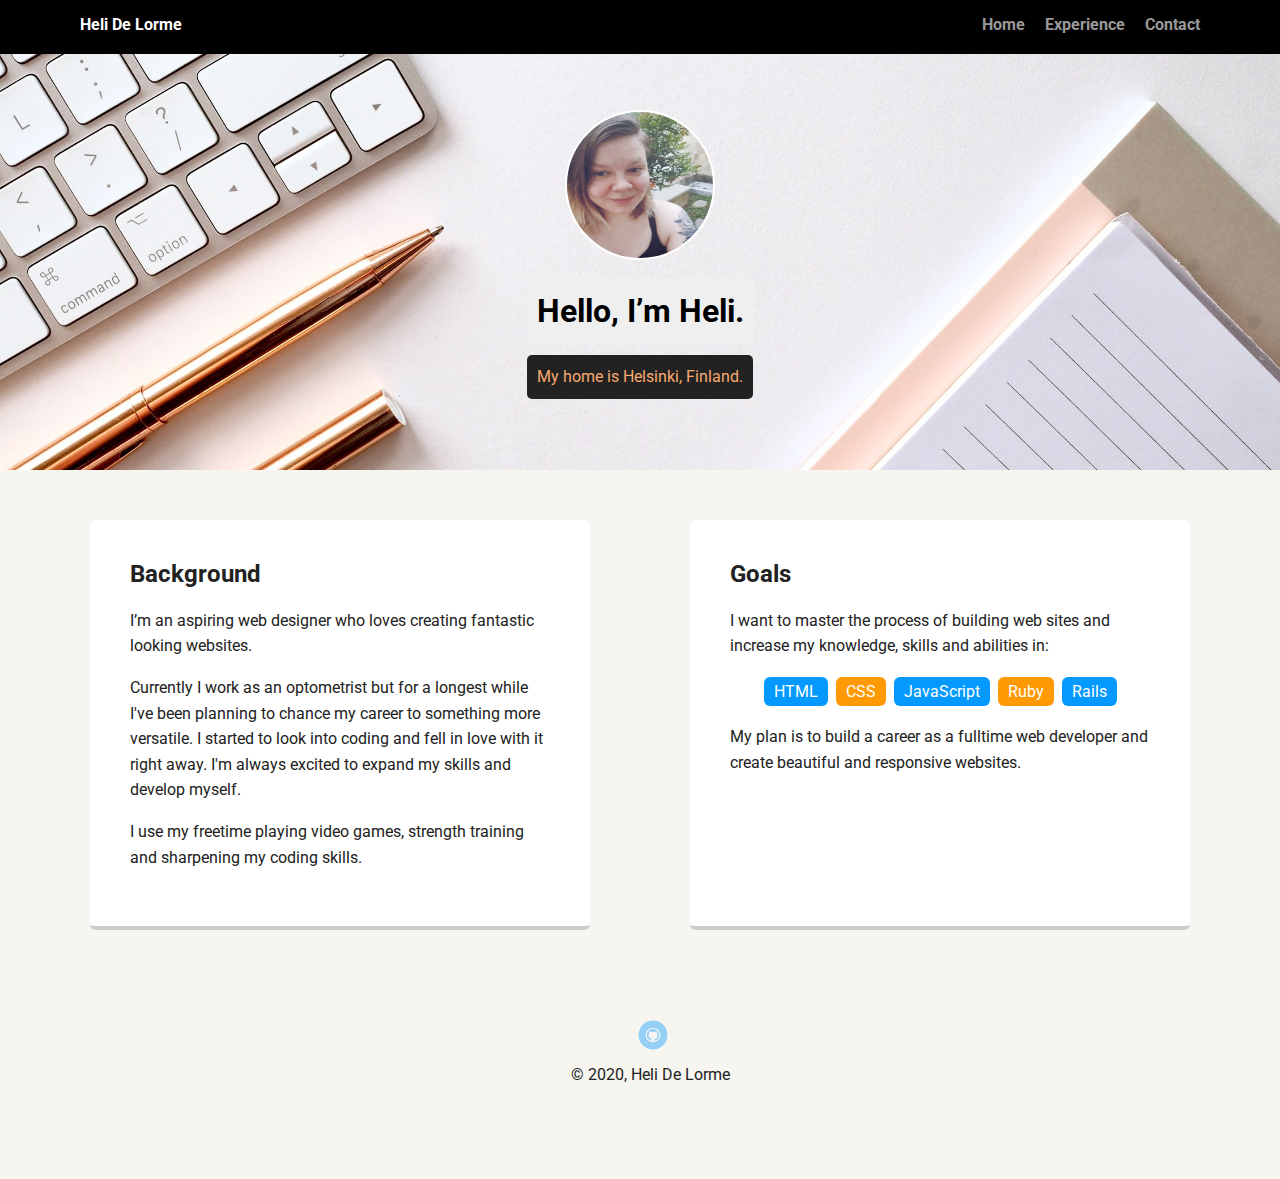
<file: index.html>
<!doctype html>
<html lang="en">
<head>
  <meta charset="utf-8">
  <title>Heli De Lorme's Profile</title>
  <meta name="viewport" content="width=device-width, initial-scale=1.0">
  <link rel="stylesheet" href="styles.css">
  <link href="https://fonts.googleapis.com/css?family=Muli%7CRoboto:400,300,500,700,900" rel="stylesheet"></head>
  <body>

    <nav>
        <ul class="nav">
          <li class="name">Heli De Lorme</li>
          <li><a href="index.html">Home</a></li>
          <li><a href="experience.html">Experience</a></li>
          <li><a href="contact.html">Contact</a></li>
        </ul>
    </nav>

    <header>
      <img src="images/heli.jpg" alt="Heli De Lorme, Web Developer" class="profile-image">
      <h1 class="tag name">Hello, I’m Heli.</h1>
      <p class="tag location">My home is Helsinki, Finland.</p>
    </header>

    <main class="flex">
      <section>
        <h2>Background</h2>
        <p>I’m an aspiring web designer who loves creating fantastic looking websites.</p>
        <p>Currently I work as an optometrist but for a longest while I've been planning to chance my career to something more versatile. I started to look into coding and fell in love with it right away. I'm always excited to expand my skills and develop myself.</p>
        <p>I use my freetime playing video games, strength training and sharpening my coding skills.</p>
      </section>

      <section>
        <h2>Goals</h2>
        <p>I want to master the process of building web sites and increase my knowledge, skills and abilities in:</p>
        <ul class="skills">
          <li>HTML</li>
          <li>CSS</li>
          <li>JavaScript</li>
          <li>Ruby</li>
          <li>Rails</li>
        </ul>
        <p>My plan is to build a career as a fulltime web developer and create beautiful and responsive websites.</p>
      </section>

    </main>
    <footer>
      <ul>
        <li><a href="https://github.com/helidl" class="social github">Github</a></li>
      </ul>
      <p class="copyright">&copy; 2020, Heli De Lorme</p>
    </footer>
  </body>
  </html>
</file>
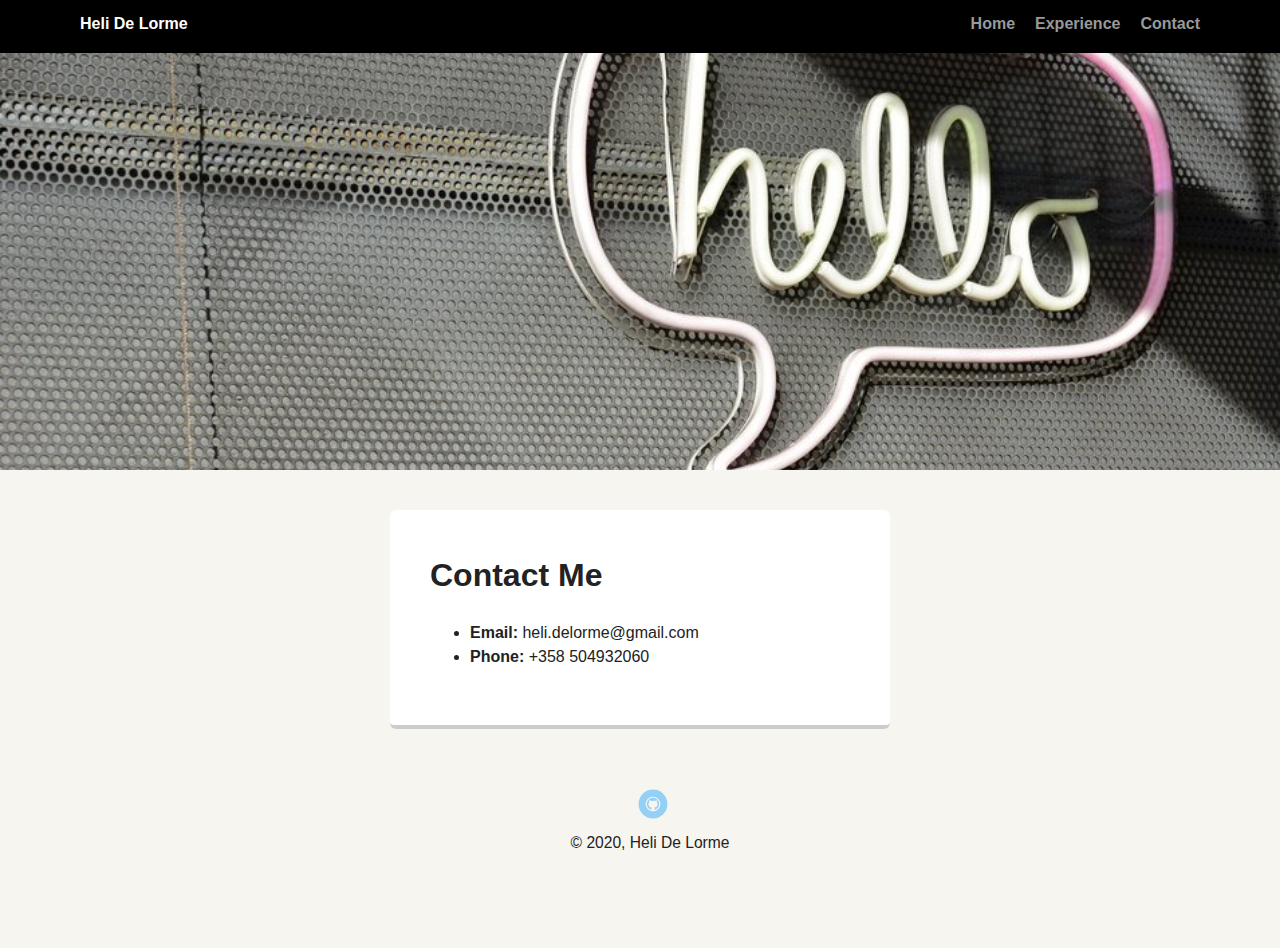
<file: contact.html>
<!DOCTYPE html>
<html lang="en" dir="ltr">
  <head>
    <meta charset="utf-8">
    <link rel="stylesheet" href="styles.css">
    <title>Contact Me</title>
  </head>
  <body>
    <nav>
        <ul class="nav">
          <li class="name">Heli De Lorme</li>
          <li><a href="index.html">Home</a></li>
          <li><a href="experience.html">Experience</a></li>
          <li><a href="contact.html">Contact</a></li>
        </ul>
    </nav>

    <header class="contact-header">

    </header>

    <main>
      <section class="contact">
        <h1>Contact Me</h1>
        <ul>
          <li><strong>Email:</strong> heli.delorme@gmail.com</li>
          <li><strong>Phone:</strong> +358 504932060</li>
        </ul>
      </section>

    </main>

    <footer>
      <ul>
        <li><a href="https://github.com/helidl" class="social github">Github</a></li>
      </ul>
      <p class="copyright">&copy; 2020, Heli De Lorme</p>
    </footer>
  </body>
</html>
</file>
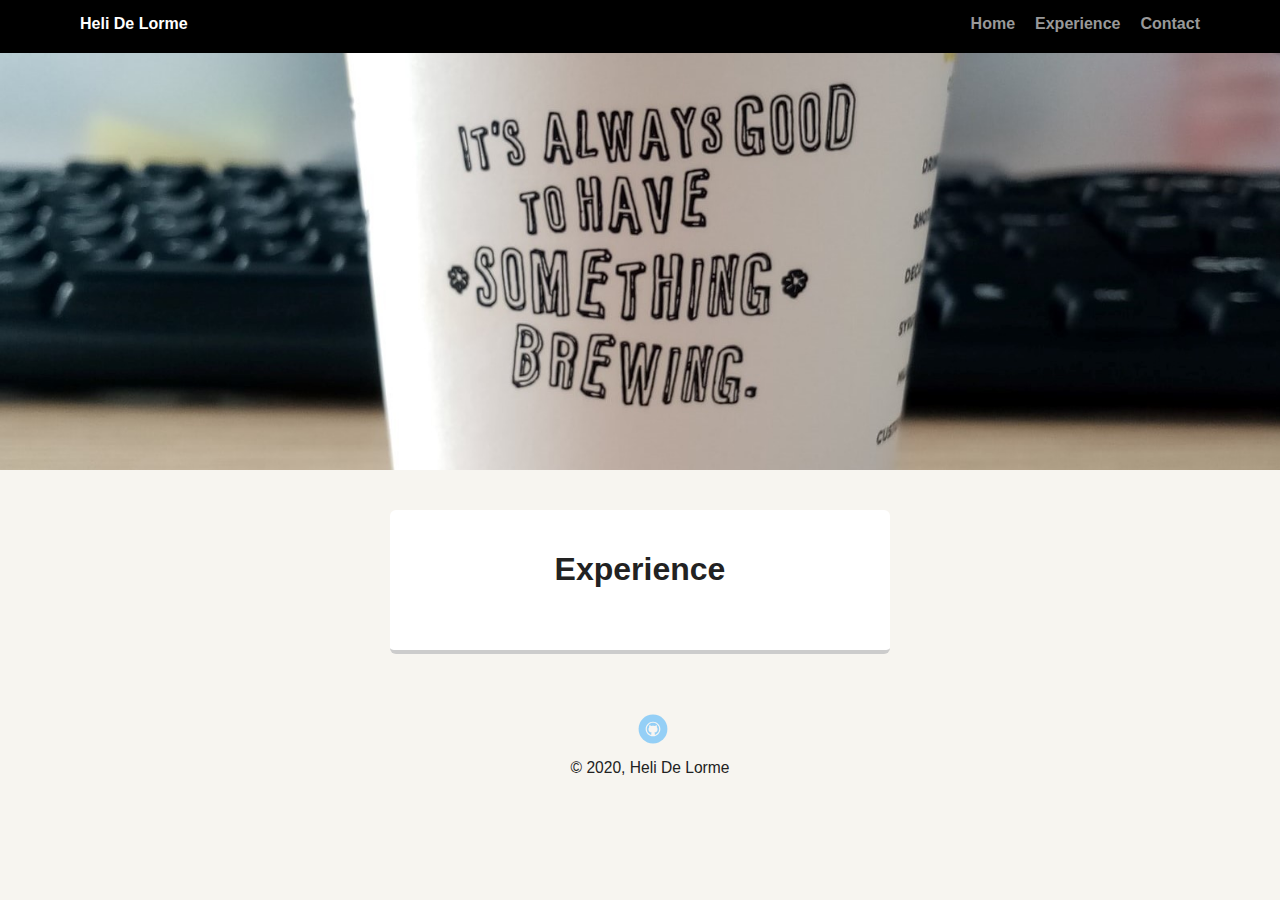
<file: experience.html>
<!DOCTYPE html>
<html lang="en" dir="ltr">
  <head>
    <meta charset="utf-8">
    <link rel="stylesheet" href="styles.css">
    <title>Experience</title>
  </head>
  <body>
    <nav>
        <ul class="nav">
          <li class="name">Heli De Lorme</li>
          <li><a href="index.html">Home</a></li>
          <li><a href="experience.html">Experience</a></li>
          <li><a href="contact.html">Contact</a></li>
        </ul>
    </nav>

    <header class="experience-header">
    </header>

    <main>
      <section class="experience">
        <h1>Experience</h1>
      </section>
    </main>

    <footer>
      <ul>
        <li><a href="https://github.com/helidl" class="social github">Github</a></li>
      </ul>
      <p class="copyright">&copy; 2020, Heli De Lorme</p>
    </footer>
  </body>
</html>
</file>
<file: styles.css>
/* Global Layout Set-up */
* {
  box-sizing: border-box;
}

body {
  margin: 0;
  padding: 0;
  text-align: center;
  font-family: 'Roboto', sans-serif;
  color: #222;
  background: #f7f5f0;
}
/* Link Styles */

a {
  text-decoration: none;
  color: #999;
}
a:hover {
  color: #6633ff;
}

/* Section Styles */

nav {
  width: 100%;
  background: black;
  min-height: 30px;
  padding: 10px;
  position: fixed;
  text-align: center;
}
.nav {
  display: flex;
  justify-content: space-around;
  font-weight: 700;
  list-style-type: none;
  margin: 0 auto;
  padding: 0;
}

.nav .name {
    display: block;
    margin-right: auto;
    color: white;
}
.nav li {
  padding: 5px 10px 10px 10px;
}
.nav a {
  transition: all .5s;
}
.nav a:hover {
  color: white
}

header {
  text-align: center;
  background: url('images/desk.jpg') no-repeat center ;
  background-size: cover;
  overflow: hidden;
  padding-top: 60px;
}
header {
  line-height: 1.5;
}
header .profile-image {
  margin-top: 50px;
  width: 150px;
  height: 150px;
  border-radius: 50%;
  border: 2px solid white;
  transition: all 0.5s;
  text-align: center;
}
header .profile-image:hover {
  transform: scale(1.2) rotate(10deg);
}
.contact-header {
  background: url('images/hello.jpg') no-repeat center ;
  background-size: cover;
}

.experience-header{
  background: url('images/cup.jpg') no-repeat center ;
  background-size: cover;
}

.tag {
  background-color: #efefef;
  color: black;
  padding: 10px;
  border-radius: 5px;
  display: table;
  margin: 10px auto;
}
.location {
  background-color: #222;
  color: #F8A96F;
}
section {
  margin: 30px;
  padding: 20px 40px 40px;
  max-width: 500px;
  text-align: left;
  background: #fff;
  border-bottom: 4px solid #ccc;
  border-radius: 6px;
  transition: all .5s;
}
section:hover {
  border-color: #ff99ff;
}
.contact{
  margin: 20px auto;
  line-height: 1.5;
}

.experience{
  margin: 20px auto;
  text-align: center;
}

ul.skills {
  padding: 0;
  text-align: center;
}

.skills li {
  border-radius: 6px;
  display: inline-block;
  background: #ff9904;
  color: white;
  padding: 5px 10px;
  margin: 2px;
}

.skills li:nth-child(odd) {
  background: #0399ff;
}

footer {
  width: 100%;
  min-height: 30px;
  padding: 20px 0 40px 20px;
}

footer .copyright {
  top: -8px;
  font-size: .75em;
}

footer ul {
  list-style-type: none;
  margin: 0;
  padding: 0;
}

footer ul li {
  display: inline-block;
}

a.social {
  display: inline-block;
  text-indent: -9999px;
  margin-left: 5px;
  width: 30px;
  height: 30px;
  background-size: 30px 30px;
  opacity: .4;
  transition: all .5s;
}
a.twitter {
  background-image: url(images/twitter.svg);
}
a.linkedin {
  background-image: url(images/linkedin.svg);
}
a.github {
  background-image: url(images/github.svg);
}
a.social:hover {
  opacity: 1;
}
.clearfix {
  clear: both;
}

/* Styles for larger screens */
@media screen and (min-width: 720px) {

  .flex {
      display: -ms-flexbox;      /* TWEENER - IE 10 */
      display: flex;
      max-width: 1200px;
      -ms-flex-pack: distribute;
      justify-content: space-around;
      margin: 0 auto;
  }

  header {
    min-height: 470px;
  }

  .nav {
    max-width: 1200px;
    padding: 0 30px;
  }


  main {
    padding-top: 20px;
  }

  main p {
    line-height: 1.6em;
  }

  footer {
    font-size: 1.3em;
    max-width: 1200px;
    margin: 40px auto;
  }

}
</file>
